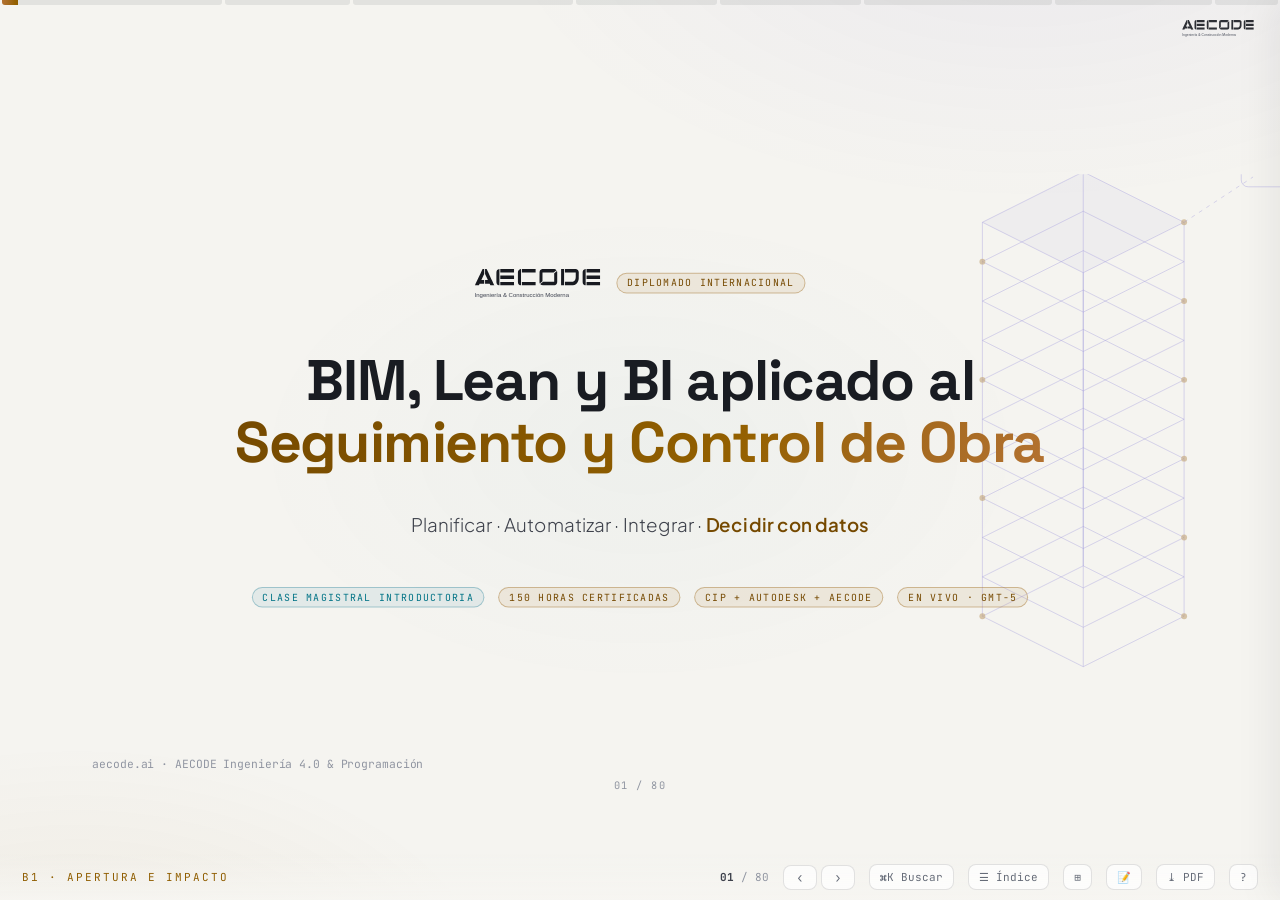
<file: masterclass-bim-lean-bi/index.html>
<!DOCTYPE html>
<html lang="es">
<head>
  <meta charset="UTF-8">
  <meta name="viewport" content="width=device-width, initial-scale=1.0">
  <title>BIM, Lean y BI aplicado al Seguimiento y Control de Obra — Clase magistral · AECODE</title>
  <meta name="description" content="Presentación interactiva de la clase magistral introductoria del Diplomado Internacional BIM, Lean y BI aplicado al Seguimiento y Control de Obra — AECODE.">
  <meta name="theme-color" content="#F6F5F1">

  <!-- Tipografías AECODE -->
  <link rel="preconnect" href="https://fonts.googleapis.com">
  <link rel="preconnect" href="https://fonts.gstatic.com" crossorigin>
  <link href="https://fonts.googleapis.com/css2?family=Plus+Jakarta+Sans:wght@300;400;500;600;700&family=Space+Grotesk:wght@500;600;700&family=JetBrains+Mono:wght@400;500&display=swap" rel="stylesheet">

  <link rel="stylesheet" href="styles/tokens.css">
  <link rel="stylesheet" href="styles/deck.css">
  <link rel="stylesheet" href="styles/components.css">
  <link rel="icon" type="image/png" href="assets/brand/aecode-isotipo.png">
</head>
<body>
  <!-- Chrome del deck -->
  <div id="progress" aria-label="Progreso por bloques"></div>
  <div id="brandmark"><img src="assets/brand/aecode-logo-ink.svg" alt="AECODE"></div>

  <div id="viewport"><div id="stage"></div></div>

  <div id="hud">
    <div class="hud-l">
      <span class="blockname"></span>
      <span id="timer" hidden>00:00</span>
    </div>
    <div class="hud-r">
      <span class="count"></span>
      <span class="nav-arrows">
        <button id="b-prev" title="Anterior (←)" aria-label="Slide anterior">‹</button>
        <button id="b-next" title="Siguiente (→)" aria-label="Slide siguiente">›</button>
      </span>
      <button id="b-palette" title="Buscar slide o acción (Ctrl+K)">⌘K Buscar</button>
      <button id="b-menu" title="Índice (M)">☰ Índice</button>
      <button id="b-grid" title="Vista general (O)" aria-label="Vista general">⊞</button>
      <button id="b-notes" title="Notas del expositor (N)" aria-label="Notas del expositor">📝</button>
      <button id="b-pdf" title="Exportar PDF (E)">⤓ PDF</button>
      <button id="b-help" title="Ayuda (?)" aria-label="Ayuda">?</button>
    </div>
  </div>

  <aside id="menu">
    <header>
      <h3>Índice de la sesión</h3>
      <p>80 slides · 8 bloques · 12 checkpoints · 90-120 min</p>
    </header>
    <div class="mlist"></div>
    <footer>
      <button onclick="window.print()">Exportar PDF</button>
      <button onclick="document.getElementById('menu').classList.remove('open')">Cerrar</button>
    </footer>
  </aside>

  <div id="notes"><h4></h4><div class="ntext"></div></div>
  <div id="grid"></div>

  <!-- Paleta de comandos -->
  <div id="palette" role="dialog" aria-label="Paleta de comandos">
    <div class="pal-card">
      <input type="text" placeholder="Buscar slide, bloque o acción… (p. ej. «iceberg», «PPC», «pdf»)"
        aria-label="Buscar slide o acción" autocomplete="off" spellcheck="false">
      <div class="pal-list"></div>
      <footer><span><kbd>↑↓</kbd> navegar</span><span><kbd>Enter</kbd> ir</span><span><kbd>Esc</kbd> cerrar</span></footer>
    </div>
  </div>

  <div id="help">
    <div class="card">
      <h3>Atajos de teclado</h3>
      <table>
        <tr><td><kbd>→</kbd> <kbd>Espacio</kbd></td><td>Siguiente slide</td></tr>
        <tr><td><kbd>←</kbd></td><td>Slide anterior</td></tr>
        <tr><td><kbd>Ctrl</kbd>+<kbd>K</kbd></td><td>Paleta: buscar slide o acción</td></tr>
        <tr><td><kbd>1</kbd>…<kbd>8</kbd></td><td>Saltar al inicio del bloque N</td></tr>
        <tr><td><kbd>O</kbd> / <kbd>Esc</kbd></td><td>Vista general (overview)</td></tr>
        <tr><td><kbd>M</kbd></td><td>Índice de secciones</td></tr>
        <tr><td><kbd>N</kbd> / <kbd>S</kbd></td><td>Notas del expositor</td></tr>
        <tr><td><kbd>T</kbd></td><td>Cronómetro de sesión (clic = reiniciar)</td></tr>
        <tr><td><kbd>F</kbd></td><td>Pantalla completa</td></tr>
        <tr><td><kbd>E</kbd> / <kbd>P</kbd></td><td>Exportar a PDF (imprimir)</td></tr>
        <tr><td><kbd>Inicio</kbd> / <kbd>Fin</kbd></td><td>Primera / última slide</td></tr>
        <tr><td><kbd>?</kbd></td><td>Esta ayuda</td></tr>
      </table>
      <p>En tablet: desliza horizontalmente o usa las flechas ‹ › del borde inferior. La barra superior muestra los 8 bloques: haz clic en uno para saltar. La URL guarda la slide actual (#/n) — puedes compartir el enlace a una slide específica.</p>
    </div>
  </div>

  <!-- Núcleo -->
  <script src="src/core/components.js"></script>
  <script src="src/core/charts.js"></script>
  <script src="src/data/program.js"></script>
  <script src="src/core/engine.js"></script>

  <!-- Slides (el orden define la numeración) -->
  <script src="src/slides/block1.js"></script>
  <script src="src/slides/block2.js"></script>
  <script src="src/slides/block3.js"></script>
  <script src="src/slides/block4.js"></script>
  <script src="src/slides/block5.js"></script>
  <script src="src/slides/block6.js"></script>
  <script src="src/slides/block7.js"></script>
  <script src="src/slides/block8.js"></script>
</body>
</html>
</file>
<file: masterclass-bim-lean-bi/styles/tokens.css>
/* ============================================================
   AECODE · Masterclass BIM + Lean + BI — Design tokens v2
   "Edición clara": papel cálido + tinta grafito + bronce AECODE.
   Un solo acento (bronce); apoyos de datos en tonos profundos
   con contraste AA sobre fondo claro. OKLCH con fallback hex.
   ============================================================ */
:root{
  color-scheme: light;

  /* Lienzo */
  --bg:        #F6F5F1;
  --bg-2:      #EFEDE6;
  --panel:     #FFFFFF;
  --panel-2:   #FAF9F5;
  --panel-3:   #F0EEE7;
  --line:      rgba(24,26,32,.12);
  --line-soft: rgba(24,26,32,.055);
  --track:     rgba(24,26,32,.08);

  /* Tinta */
  --ink:       #181A20;
  --ink-2:     #3B404E;
  --mut:       #636A7D;
  --faint:     #8E95A6;

  /* Marca: bronce / cobre AECODE */
  --gold:      #9A6312;   /* acento base — texto pequeño y kickers */
  --gold-2:    #7C4F0E;   /* acento de alto contraste — énfasis en titulares */
  --copper:    #B8763A;   /* tono cálido medio — gradientes */
  --gold-soft: rgba(154,99,18,.09);
  --gold-line: rgba(154,99,18,.38);

  /* Acentos de datos (oscurecidos para fondo claro, AA) */
  --indigo:    #4639C8;
  --violet:    #6053C9;
  --cyan:      #0E7490;
  --green:     #177A45;
  --amber:     #A85B0B;
  --risk:      #C0285A;
  --indigo-soft: rgba(70,57,200,.10);
  --violet-soft: rgba(96,83,201,.12);
  --risk-soft:   rgba(192,40,90,.08);
  --green-soft:  rgba(23,122,69,.08);
  --cyan-soft:   rgba(14,116,144,.08);

  /* Tipografía */
  --f-sans: "Plus Jakarta Sans", system-ui, -apple-system, "Segoe UI", sans-serif;
  --f-disp: "Space Grotesk", var(--f-sans);
  --f-mono: "JetBrains Mono", ui-monospace, "SF Mono", monospace;

  /* Geometría */
  --r-s: 10px;
  --r-m: 14px;
  --r-l: 20px;
  --shadow:   0 1px 2px rgba(24,26,32,.04), 0 16px 40px rgba(24,26,32,.10);
  --shadow-s: 0 1px 2px rgba(24,26,32,.05), 0 6px 18px rgba(24,26,32,.07);

  /* Superficies suaves */
  --glass: linear-gradient(165deg, #FFFFFF, #FBFAF6);
}

/* Refinamiento perceptual cuando el navegador soporta OKLCH:
   misma identidad, ramps más uniformes (hue bronce ≈ 75). */
@supports (color: oklch(0% 0 0)){
  :root{
    --bg:     oklch(0.967 0.005 95);
    --bg-2:   oklch(0.943 0.007 95);
    --panel-2:oklch(0.985 0.003 95);
    --panel-3:oklch(0.951 0.006 95);
    --ink:    oklch(0.225 0.012 270);
    --ink-2:  oklch(0.38 0.018 270);
    --mut:    oklch(0.53 0.02 265);
    --faint:  oklch(0.67 0.018 265);
    --gold:   oklch(0.52 0.115 75);
    --gold-2: oklch(0.445 0.105 75);
    --copper: oklch(0.61 0.115 62);
    --indigo: oklch(0.46 0.19 282);
    --violet: oklch(0.51 0.15 286);
    --cyan:   oklch(0.51 0.09 215);
    --green:  oklch(0.50 0.13 155);
    --amber:  oklch(0.53 0.13 65);
    --risk:   oklch(0.52 0.18 360);
  }
}
</file>
<file: masterclass-bim-lean-bi/styles/deck.css>
/* ============================================================
   Motor del deck v2 (edición clara): stage 1280×720 escalado,
   chrome, progreso segmentado por bloques, paleta de comandos,
   navegación, overview, notas, menú, cronómetro e impresión.
   ============================================================ */
*{box-sizing:border-box;margin:0;padding:0}
html,body{height:100%}
body{
  background:var(--bg);
  color:var(--ink);
  font-family:var(--f-sans);
  overflow:hidden;
  -webkit-font-smoothing:antialiased;
  text-rendering:optimizeLegibility;
}
body::before{ /* halo de fondo global — tintes suaves sobre papel */
  content:"";position:fixed;inset:0;pointer-events:none;z-index:0;
  background:
    radial-gradient(900px 520px at 80% -12%, rgba(70,57,200,.06), transparent 60%),
    radial-gradient(720px 440px at 6% 112%, rgba(154,99,18,.07), transparent 60%),
    radial-gradient(560px 340px at 50% 50%, rgba(14,116,144,.03), transparent 70%);
}

/* Anillos de foco visibles (teclado) */
:focus{outline:none}
:focus-visible{box-shadow:0 0 0 2px var(--bg), 0 0 0 4px var(--gold);border-radius:8px}

/* ---------- Stage ---------- */
#viewport{position:fixed;inset:0;display:flex;align-items:center;justify-content:center;z-index:1}
#stage{
  width:1280px;height:720px;position:relative;
  transform-origin:center center;
}

/* ---------- Slides ---------- */
.slide{
  position:absolute;inset:0;padding:64px 84px 88px;
  display:none;flex-direction:column;
  visibility:hidden;
}
.slide.on{display:flex;visibility:visible;animation:slideIn .5s cubic-bezier(.22,.9,.3,1) both}
@keyframes slideIn{from{opacity:0;transform:translateX(var(--dirx,14px)) scale(.994)}to{opacity:1;transform:none}}

/* Aparición progresiva: elementos .fr entran escalonados al mostrar el slide */
.slide .fr{opacity:0;transform:translateY(12px)}
.slide.anim .fr{animation:frIn .55s cubic-bezier(.2,.85,.3,1) both;animation-delay:var(--d,0ms)}
@keyframes frIn{from{opacity:0;transform:translateY(12px)}to{opacity:1;transform:none}}

/* Cabecera de slide */
.s-head{margin-bottom:26px;flex:none}
.kicker{
  font-family:var(--f-mono);font-size:11.5px;letter-spacing:.22em;text-transform:uppercase;
  color:var(--gold);display:flex;align-items:center;gap:10px;margin-bottom:12px;
}
.kicker::before{content:"";width:26px;height:1px;background:var(--gold);opacity:.7}
.s-title{font-family:var(--f-disp);font-size:38px;line-height:1.12;font-weight:700;letter-spacing:-.01em;max-width:1020px;text-wrap:balance}
.s-title em{font-style:normal;color:var(--gold-2)}
.s-sub{margin-top:10px;font-size:16.5px;color:var(--mut);max-width:900px;line-height:1.5;text-wrap:pretty}
.s-body{flex:1;min-height:0;display:flex;flex-direction:column;justify-content:center;gap:18px}
.s-foot{position:absolute;left:84px;right:84px;bottom:34px;display:flex;justify-content:space-between;align-items:center;
  font-size:11.5px;color:var(--faint);font-family:var(--f-mono)}
.snum{position:absolute;left:0;right:0;bottom:13px;text-align:center;font-family:var(--f-mono);
  font-size:10.5px;color:var(--faint);letter-spacing:.16em;pointer-events:none;font-variant-numeric:tabular-nums}
.src{font-size:11px;color:var(--faint);font-family:var(--f-mono);letter-spacing:.02em}
.src b{color:var(--mut);font-weight:500}

/* ---------- Progreso segmentado por bloques ---------- */
#progress{position:fixed;top:0;left:0;right:0;height:5px;z-index:60;display:flex;gap:3px;padding:0 2px}
#progress .seg{position:relative;height:100%;background:var(--track);border-radius:0 0 3px 3px;cursor:pointer;overflow:hidden;border:0;padding:0}
#progress .seg i{position:absolute;left:0;top:0;bottom:0;width:0;
  background:linear-gradient(90deg,var(--copper),var(--gold));transition:width .35s ease}
#progress .seg:hover{background:rgba(24,26,32,.14)}
#progress .seg::after{ /* zona táctil generosa sin engordar la barra */
  content:"";position:absolute;left:0;right:0;top:0;height:18px}

/* ---------- Chrome / HUD ---------- */
#hud{position:fixed;left:0;right:0;bottom:0;height:46px;z-index:55;display:flex;align-items:center;
  justify-content:space-between;padding:0 22px;font-family:var(--f-mono);font-size:11px;color:var(--faint);
  background:linear-gradient(to top, rgba(246,245,241,.92), transparent);pointer-events:none}
#hud .hud-l,#hud .hud-r{display:flex;gap:14px;align-items:center;pointer-events:auto}
#hud .blockname{color:var(--gold);letter-spacing:.18em;text-transform:uppercase}
#hud .count b{color:var(--ink-2)}
#hud button{background:rgba(255,255,255,.7);border:1px solid var(--line);color:var(--mut);font:inherit;border-radius:8px;
  padding:5px 10px;cursor:pointer;transition:color .2s,border-color .2s,background .2s}
#hud button:hover{color:var(--ink);border-color:var(--gold);background:#fff}
#hud button:active{transform:scale(.96)}
#hud .nav-arrows{display:flex;gap:4px}
#hud .nav-arrows button{min-width:34px;font-size:13px;line-height:1}
#timer{color:var(--mut);letter-spacing:.08em;cursor:pointer;border:1px solid transparent;border-radius:7px;padding:4px 8px}
#timer:hover{border-color:var(--line);color:var(--ink-2)}
#timer[hidden]{display:none}
#brandmark{position:fixed;top:20px;right:26px;z-index:55;opacity:.9;display:flex;align-items:center;gap:10px}
#brandmark img{height:17px;display:block}

/* ---------- Menú lateral ---------- */
#menu{position:fixed;top:0;right:0;bottom:0;width:380px;z-index:80;background:rgba(255,255,255,.93);
  border-left:1px solid var(--line);transform:translateX(102%);transition:transform .35s cubic-bezier(.22,.9,.3,1);
  display:flex;flex-direction:column;backdrop-filter:blur(16px) saturate(1.4);box-shadow:-12px 0 40px rgba(24,26,32,.08)}
#menu.open{transform:none}
#menu header{padding:22px 24px 14px;border-bottom:1px solid var(--line-soft)}
#menu header h3{font-family:var(--f-disp);font-size:16px}
#menu header p{font-size:11px;color:var(--faint);font-family:var(--f-mono);margin-top:4px}
#menu .mlist{flex:1;overflow-y:auto;padding:10px 0 20px}
#menu .mblock{padding:14px 24px 4px;font-family:var(--f-mono);font-size:10.5px;letter-spacing:.18em;
  text-transform:uppercase;color:var(--gold)}
#menu .mitem{display:flex;gap:12px;width:100%;text-align:left;background:none;border:0;color:var(--ink-2);
  padding:7px 24px;font-size:13px;cursor:pointer;font-family:var(--f-sans);align-items:baseline}
#menu .mitem:hover{background:var(--gold-soft);color:var(--ink)}
#menu .mitem.now{color:var(--gold-2);font-weight:600}
#menu .mitem .n{font-family:var(--f-mono);font-size:10.5px;color:var(--faint);min-width:22px}
#menu footer{padding:14px 24px;border-top:1px solid var(--line-soft);display:flex;gap:10px;flex-wrap:wrap}
#menu footer button{flex:1;background:var(--panel-2);border:1px solid var(--line);color:var(--ink-2);
  border-radius:8px;padding:9px 8px;font-size:12px;cursor:pointer;font-family:var(--f-sans)}
#menu footer button:hover{border-color:var(--gold);color:var(--ink)}

/* ---------- Notas del expositor ---------- */
#notes{position:fixed;left:24px;right:24px;bottom:58px;max-width:880px;margin:0 auto;z-index:75;
  background:rgba(255,255,255,.96);border:1px solid var(--line);border-radius:var(--r-m);box-shadow:var(--shadow);
  padding:18px 22px;display:none;backdrop-filter:blur(12px)}
#notes.open{display:block;animation:frIn .3s both}
#notes h4{font-family:var(--f-mono);font-size:10.5px;letter-spacing:.2em;text-transform:uppercase;color:var(--gold);margin-bottom:8px}
#notes .ntext{font-size:14px;line-height:1.65;color:var(--ink-2);max-height:200px;overflow-y:auto}
#notes .ntext b{color:var(--gold-2);font-weight:600}

/* ---------- Overview ---------- */
body.overview #viewport{display:none}
#grid{position:fixed;inset:0;z-index:70;overflow-y:auto;padding:48px;display:none;
  grid-template-columns:repeat(auto-fill,minmax(230px,1fr));gap:18px;align-content:start;background:var(--bg)}
body.overview #grid{display:grid}
#grid .thumb{position:relative;height:136px;border:1px solid var(--line);border-radius:10px;cursor:pointer;
  overflow:hidden;background:var(--panel);transition:border-color .2s,transform .2s,box-shadow .2s}
#grid .thumb:hover{border-color:var(--gold);transform:translateY(-2px);box-shadow:var(--shadow-s)}
#grid .thumb .tn{position:absolute;top:8px;left:10px;font-family:var(--f-mono);font-size:10px;color:var(--gold)}
#grid .thumb .tt{position:absolute;left:10px;right:10px;bottom:10px;font-size:12px;line-height:1.35;color:var(--ink-2);
  font-family:var(--f-disp)}
#grid .thumb .tb{position:absolute;top:8px;right:10px;font-size:9px;font-family:var(--f-mono);color:var(--faint);
  letter-spacing:.08em;text-transform:uppercase}
#grid .thumb.now{border-color:var(--gold);box-shadow:0 0 0 1px var(--gold)}

/* ---------- Paleta de comandos (Ctrl+K) ---------- */
#palette{position:fixed;inset:0;z-index:95;display:none;align-items:flex-start;justify-content:center;
  padding-top:14vh;background:rgba(24,26,32,.28);backdrop-filter:blur(5px)}
#palette.open{display:flex}
#palette .pal-card{width:min(620px,92vw);background:rgba(255,255,255,.97);border:1px solid var(--line);
  border-radius:var(--r-m);box-shadow:var(--shadow);overflow:hidden;animation:palIn .22s cubic-bezier(.2,.85,.3,1) both}
@keyframes palIn{from{opacity:0;transform:translateY(-8px) scale(.985)}to{opacity:1;transform:none}}
#palette input{width:100%;border:0;border-bottom:1px solid var(--line-soft);background:none;color:var(--ink);
  font:16px/1.4 var(--f-sans);padding:15px 18px}
#palette input::placeholder{color:var(--faint)}
#palette .pal-list{max-height:46vh;overflow-y:auto;padding:6px}
#palette .pal-item{display:flex;align-items:center;gap:12px;width:100%;text-align:left;background:none;border:0;
  border-radius:9px;padding:9px 12px;cursor:pointer;color:var(--ink-2);font-family:var(--f-sans);font-size:13.5px}
#palette .pal-item .pn{font-family:var(--f-mono);font-size:10.5px;color:var(--faint);min-width:26px}
#palette .pal-item .pb{margin-left:auto;font-family:var(--f-mono);font-size:9.5px;color:var(--faint);
  letter-spacing:.1em;text-transform:uppercase;white-space:nowrap}
#palette .pal-item.sel{background:var(--gold-soft);color:var(--ink)}
#palette .pal-item.sel .pn{color:var(--gold)}
#palette .pal-empty{padding:18px;text-align:center;color:var(--faint);font-size:13px}
#palette footer{display:flex;gap:16px;padding:9px 18px;border-top:1px solid var(--line-soft);
  font-family:var(--f-mono);font-size:10px;color:var(--faint)}
#palette kbd{background:var(--panel-3);border:1px solid var(--line);border-radius:5px;padding:1px 6px;font-size:9.5px}

/* ---------- Ayuda ---------- */
#help{position:fixed;inset:0;z-index:90;background:rgba(24,26,32,.32);display:none;align-items:center;justify-content:center;backdrop-filter:blur(6px)}
#help.open{display:flex}
#help .card{background:var(--panel);border:1px solid var(--line);border-radius:var(--r-l);padding:34px 40px;max-width:580px;box-shadow:var(--shadow)}
#help h3{font-family:var(--f-disp);margin-bottom:18px;font-size:20px}
#help table{width:100%;border-collapse:collapse;font-size:13.5px}
#help td{padding:7px 4px;border-bottom:1px solid var(--line-soft);color:var(--ink-2)}
#help td:first-child{width:150px}
#help kbd{font-family:var(--f-mono);font-size:11px;background:var(--panel-3);border:1px solid var(--line);
  border-radius:6px;padding:2px 8px;color:var(--gold-2);margin-right:4px}
#help p{margin-top:16px;font-size:12px;color:var(--faint)}

/* ---------- Tooltips (data-tip) ---------- */
[data-tip]{position:relative;cursor:help}
[data-tip]::after{
  content:attr(data-tip);position:absolute;left:50%;bottom:calc(100% + 10px);transform:translateX(-50%) translateY(4px);
  background:#FFFFFF;border:1px solid var(--line);color:var(--ink-2);font-size:12px;line-height:1.45;font-family:var(--f-sans);
  font-weight:400;letter-spacing:0;text-transform:none;
  padding:9px 13px;border-radius:9px;width:max-content;max-width:280px;opacity:0;pointer-events:none;
  transition:opacity .18s ease,transform .18s ease;z-index:40;box-shadow:var(--shadow-s);white-space:normal;text-align:left}
[data-tip]:hover::after,[data-tip]:focus-visible::after{opacity:1;transform:translateX(-50%) translateY(0)}

/* ---------- Punteros gruesos (tablet): objetivos táctiles ≥44px ---------- */
@media (pointer:coarse){
  #hud{height:54px}
  #hud button{padding:10px 14px;min-height:44px}
  #progress{height:7px}
}

/* ---------- Movimiento reducido ---------- */
@media (prefers-reduced-motion: reduce){
  *,*::before,*::after{animation-duration:.01ms !important;animation-delay:0ms !important;transition-duration:.01ms !important}
  .slide .fr{opacity:1;transform:none}
}

/* ---------- Impresión / Export PDF ---------- */
@media print{
  body{overflow:visible;background:#FFFFFF !important;-webkit-print-color-adjust:exact;print-color-adjust:exact}
  body::before,#progress,#hud,#brandmark,#menu,#notes,#grid,#help,#palette{display:none !important}
  #viewport{position:static;display:block}
  #stage{width:1280px;height:auto;transform:none !important}
  .slide{position:relative;display:flex !important;visibility:visible !important;width:1280px;height:720px;
    page-break-after:always;break-inside:avoid;animation:none;background:var(--bg)}
  .slide .fr{opacity:1 !important;transform:none !important;animation:none !important}
  .line-draw{stroke-dashoffset:0 !important;animation:none !important}
  /* En PDF cada tarjeta-pregunta muestra su reverso (pregunta + respuesta correcta) */
  .qcard .qface.front{display:none}
  .qcard .qface.back{position:relative;transform:none}
  .qcard .qinner{transform:none !important}
  @page{size:1300px 740px;margin:0}
}
</file>
<file: masterclass-bim-lean-bi/styles/components.css>
/* ============================================================
   Componentes visuales reutilizables del deck — edición clara
   ============================================================ */

/* ---------- Grids genéricos ---------- */
.grid{display:grid;gap:16px}
.g2{grid-template-columns:1fr 1fr}
.g3{grid-template-columns:repeat(3,1fr)}
.g4{grid-template-columns:repeat(4,1fr)}
.g5{grid-template-columns:repeat(5,1fr)}
.cols{display:grid;gap:30px;align-items:center}
.c-55{grid-template-columns:1.15fr 1fr}
.c-46{grid-template-columns:.9fr 1.25fr}
.c-37{grid-template-columns:.72fr 1.5fr}

/* ---------- Tarjetas ---------- */
.card{
  background:var(--glass);border:1px solid var(--line);border-radius:var(--r-m);
  padding:18px 20px;position:relative;overflow:hidden;box-shadow:var(--shadow-s);
}
.card.soft{background:var(--panel-2)}
.card .ic{width:34px;height:34px;border-radius:9px;display:flex;align-items:center;justify-content:center;
  background:var(--gold-soft);margin-bottom:12px;color:var(--gold)}
.card .ic svg{width:19px;height:19px}
.card h4{font-family:var(--f-disp);font-size:15.5px;font-weight:600;margin-bottom:6px;line-height:1.3}
.card p{font-size:13px;line-height:1.55;color:var(--mut)}
.card .tag{position:absolute;top:14px;right:14px}
.card.accent{border-color:var(--gold-line)}
.card.accent::before{content:"";position:absolute;left:0;top:0;bottom:0;width:3px;
  background:linear-gradient(var(--gold),var(--copper))}

/* tarjeta expandible */
.card.xp{cursor:pointer;transition:border-color .2s,box-shadow .2s}
.card.xp:hover{border-color:var(--gold-line);box-shadow:var(--shadow)}
.card.xp .more{display:none;margin-top:10px;padding-top:10px;border-top:1px dashed var(--line);
  font-size:12.5px;color:var(--ink-2);line-height:1.55}
.card.xp.openx .more{display:block;animation:frIn .25s both}
.card.xp .hint{position:absolute;bottom:12px;right:14px;font-family:var(--f-mono);font-size:13px;color:var(--gold);
  width:20px;height:20px;border:1px solid var(--line);border-radius:50%;display:flex;align-items:center;justify-content:center;
  transition:transform .2s}
.card.xp.openx .hint{transform:rotate(45deg)}

/* ---------- Stat cards (cifras grandes) ---------- */
.stat{
  background:var(--glass);border:1px solid var(--line);border-radius:var(--r-m);padding:20px 22px;
  box-shadow:var(--shadow-s);
}
.stat .v{font-family:var(--f-disp);font-size:46px;font-weight:700;letter-spacing:-.02em;line-height:1;
  font-variant-numeric:tabular-nums;
  background:linear-gradient(120deg,var(--gold-2),var(--copper));-webkit-background-clip:text;background-clip:text;color:transparent}
.stat.c-risk .v{background:linear-gradient(120deg,#9E1C46,var(--risk));-webkit-background-clip:text;background-clip:text}
.stat.c-cyan .v{background:linear-gradient(120deg,#0A5B72,var(--cyan));-webkit-background-clip:text;background-clip:text}
.stat.c-green .v{background:linear-gradient(120deg,#115F36,var(--green));-webkit-background-clip:text;background-clip:text}
.stat.c-violet .v{background:linear-gradient(120deg,#4A3DAB,var(--violet));-webkit-background-clip:text;background-clip:text}
.stat .l{font-size:13px;color:var(--ink-2);margin-top:10px;line-height:1.45}
.stat .s{font-size:10.5px;color:var(--faint);margin-top:8px;font-family:var(--f-mono)}

/* ---------- Pills / tags ---------- */
.tag{display:inline-flex;align-items:center;gap:6px;font-family:var(--f-mono);font-size:10px;
  letter-spacing:.14em;text-transform:uppercase;color:var(--gold-2);background:var(--gold-soft);
  border:1px solid var(--gold-line);border-radius:99px;padding:3px 10px}
.tag.t-cyan{color:var(--cyan);background:var(--cyan-soft);border-color:rgba(14,116,144,.32)}
.tag.t-green{color:var(--green);background:var(--green-soft);border-color:rgba(23,122,69,.32)}
.tag.t-violet{color:var(--violet);background:var(--violet-soft);border-color:rgba(96,83,201,.35)}
.tag.t-risk{color:var(--risk);background:var(--risk-soft);border-color:rgba(192,40,90,.32)}
.pillrow{display:flex;gap:10px;flex-wrap:wrap}

/* ---------- Listas con check/markers ---------- */
.klist{list-style:none;display:flex;flex-direction:column;gap:12px}
.klist li{display:flex;gap:12px;font-size:14.5px;line-height:1.5;color:var(--ink-2);align-items:flex-start}
.klist li::before{content:"";flex:none;width:7px;height:7px;border-radius:2px;background:var(--gold);
  transform:rotate(45deg);margin-top:8px}
.klist.check li::before{content:"✓";width:auto;height:auto;background:none;transform:none;color:var(--green);
  font-weight:700;margin-top:0}
.klist li b{color:var(--ink);font-weight:600}

/* ---------- Quote ---------- */
.quote{max-width:980px;margin:0 auto;text-align:center}
.quote .qmark{font-family:var(--f-disp);font-size:90px;line-height:.4;color:var(--gold);opacity:.45;display:block;margin-bottom:26px}
.quote blockquote{font-family:var(--f-disp);font-size:33px;line-height:1.35;font-weight:500;letter-spacing:-.01em;text-wrap:balance}
.quote blockquote em{font-style:normal;color:var(--gold-2)}
.quote cite{display:block;margin-top:26px;font-style:normal;font-family:var(--f-mono);font-size:12px;color:var(--mut);letter-spacing:.1em}

/* ---------- Flujo horizontal (workflow) ---------- */
.flow{display:flex;align-items:stretch;gap:0;width:100%}
.flow .fstep{flex:1;background:var(--glass);border:1px solid var(--line);border-radius:var(--r-m);
  padding:16px 14px;text-align:center;position:relative;min-width:0;box-shadow:var(--shadow-s)}
.flow .fstep .fi{width:38px;height:38px;margin:0 auto 10px;border-radius:10px;display:flex;align-items:center;
  justify-content:center;background:var(--indigo-soft);color:var(--indigo)}
.flow .fstep .fi svg{width:20px;height:20px}
.flow .fstep h5{font-family:var(--f-disp);font-size:13.5px;font-weight:600;margin-bottom:5px}
.flow .fstep p{font-size:11.5px;color:var(--mut);line-height:1.45}
.flow .farr{flex:none;width:34px;display:flex;align-items:center;justify-content:center;color:var(--gold);font-size:18px}

/* ---------- Timeline horizontal ---------- */
.tline{position:relative;padding:30px 10px 0}
.tline::before{content:"";position:absolute;left:2%;right:2%;top:64px;height:2px;
  background:linear-gradient(90deg,var(--indigo),var(--gold));opacity:.45;border-radius:2px}
.tline .titems{display:flex;justify-content:space-between;gap:14px}
.tline .ti{flex:1;text-align:center;position:relative;padding-top:52px}
.tline .ti .dot{position:absolute;top:27px;left:50%;transform:translateX(-50%);width:15px;height:15px;border-radius:50%;
  background:var(--bg);border:3px solid var(--gold);box-shadow:0 0 0 4px var(--gold-soft)}
.tline .ti .ty{font-family:var(--f-mono);font-size:11px;color:var(--gold);position:absolute;top:0;left:0;right:0;letter-spacing:.08em}
.tline .ti h5{font-family:var(--f-disp);font-size:14px;margin-bottom:5px}
.tline .ti p{font-size:11.5px;color:var(--mut);line-height:1.45}

/* ---------- Escalera de madurez (clic = autoevaluación) ---------- */
.ladder{display:flex;align-items:flex-end;gap:10px;height:300px}
.ladder .rung{flex:1;display:flex;flex-direction:column;justify-content:flex-end;border-radius:12px 12px 0 0;
  border:1px solid var(--line);border-bottom:2px solid var(--gold);background:var(--glass);
  padding:14px 13px;position:relative;transition:transform .25s,background .25s,border-color .25s;box-shadow:var(--shadow-s)}
.ladder .rung:hover{background:var(--gold-soft);transform:translateY(-4px)}
.ladder .rung .lv{font-family:var(--f-mono);font-size:10px;color:var(--gold);letter-spacing:.14em;margin-bottom:7px}
.ladder .rung h5{font-family:var(--f-disp);font-size:13.5px;line-height:1.25;margin-bottom:6px}
.ladder .rung p{font-size:11px;color:var(--mut);line-height:1.4}
.ladder.pick .rung{cursor:pointer}
.ladder.pick .rung.sel{background:var(--gold-soft);border-color:var(--gold-line);transform:translateY(-6px);
  box-shadow:var(--shadow)}
.ladder.pick .rung.sel::after{content:"ESTÁS AQUÍ";position:absolute;top:-26px;left:50%;transform:translateX(-50%);
  font-family:var(--f-mono);font-size:9px;letter-spacing:.18em;color:var(--gold-2);background:var(--panel);
  border:1px solid var(--gold-line);border-radius:99px;padding:3px 9px;white-space:nowrap;animation:frIn .25s both}

/* ---------- Tablas ---------- */
.dtable{width:100%;border-collapse:separate;border-spacing:0;font-size:13px;border:1px solid var(--line);
  border-radius:var(--r-m);overflow:hidden;background:var(--panel)}
.dtable th{background:var(--panel-3);font-family:var(--f-disp);font-weight:600;text-align:left;
  padding:11px 16px;font-size:12.5px;color:var(--gold-2);border-bottom:1px solid var(--line)}
.dtable td{padding:10px 16px;border-bottom:1px solid var(--line-soft);color:var(--ink-2);line-height:1.45;vertical-align:top}
.dtable tr:last-child td{border-bottom:0}
.dtable td b{color:var(--ink);font-weight:600}
.dtable td:first-child{font-weight:600;color:var(--ink)}
.dtable .ok{color:var(--green);font-weight:700}
.dtable .no{color:var(--faint)}

/* ---------- Charts SVG ---------- */
.chart-wrap{background:var(--glass);border:1px solid var(--line);border-radius:var(--r-m);padding:18px 20px;box-shadow:var(--shadow-s)}
.chart-wrap h4{font-family:var(--f-disp);font-size:14px;margin-bottom:14px;color:var(--ink-2)}
.hbars{display:flex;flex-direction:column;gap:13px}
.hbars .hb{display:grid;grid-template-columns:210px 1fr 64px;gap:12px;align-items:center}
.hbars .hb .hl{font-size:12.5px;color:var(--ink-2);line-height:1.3;text-align:right}
.hbars .hb .ht{height:13px;background:var(--track);border-radius:99px;overflow:hidden}
.hbars .hb .ht i{display:block;height:100%;border-radius:99px;width:var(--w);transform:scaleX(0);transform-origin:left}
.slide.anim .hbars .hb .ht i{animation:growX 1s cubic-bezier(.2,.8,.25,1) forwards;animation-delay:var(--d,.2s)}
@keyframes growX{to{transform:scaleX(1)}}
.hbars .hb .hv{font-family:var(--f-mono);font-size:12.5px;color:var(--gold-2);font-variant-numeric:tabular-nums}
.b-gold{background:linear-gradient(90deg,var(--copper),var(--gold))}
.b-indigo{background:linear-gradient(90deg,var(--indigo),var(--violet))}
.b-cyan{background:linear-gradient(90deg,#0A5B72,var(--cyan))}
.b-green{background:linear-gradient(90deg,#115F36,var(--green))}
.b-risk{background:linear-gradient(90deg,#9E1C46,var(--risk))}
.b-amber{background:linear-gradient(90deg,#8A4A09,var(--amber))}

/* ---------- Dashboard mockup ---------- */
.dash{background:var(--panel);border:1px solid var(--line);border-radius:var(--r-l);overflow:hidden;box-shadow:var(--shadow)}
.dash .dbar{display:flex;align-items:center;gap:8px;padding:10px 16px;border-bottom:1px solid var(--line);
  background:var(--panel-2)}
.dash .dbar .dots{display:flex;gap:5px}
.dash .dbar .dots i{width:9px;height:9px;border-radius:50%;background:var(--faint);opacity:.5}
.dash .dbar .dots i:first-child{background:var(--risk);opacity:.7}
.dash .dbar .dots i:nth-child(2){background:var(--amber);opacity:.7}
.dash .dbar .dots i:nth-child(3){background:var(--green);opacity:.7}
.dash .dbar h5{font-family:var(--f-mono);font-size:10.5px;color:var(--mut);letter-spacing:.1em;text-transform:uppercase}
.dash .dgrid{display:grid;gap:10px;padding:14px}
.dash .w{background:var(--panel-2);border:1px solid var(--line-soft);border-radius:10px;padding:11px 13px}
.dash .w .wt{font-family:var(--f-mono);font-size:9px;color:var(--faint);letter-spacing:.12em;text-transform:uppercase;margin-bottom:6px}
.dash .w .wv{font-family:var(--f-disp);font-size:21px;font-weight:700;font-variant-numeric:tabular-nums}
.dash .w .wv.up{color:var(--green)}.dash .w .wv.down{color:var(--risk)}.dash .w .wv.mid{color:var(--amber)}
.dash .w .wd{font-size:10px;color:var(--mut);margin-top:3px}
.dash .w.wide{grid-column:1/-1}

/* ---------- Diagrama de ecosistema (nodos interactivos) ---------- */
.eco{position:relative}
.eco svg{display:block;width:100%}
.eco .enode{cursor:pointer}
.eco .enode circle.bgc{fill:var(--panel);stroke:rgba(24,26,32,.22);stroke-width:1.2;transition:.2s}
.eco .enode:hover circle.bgc,.eco .enode.sel circle.bgc{stroke:var(--gold);fill:#FBF4E6}
.eco .enode text{fill:var(--ink-2);font-family:var(--f-disp);font-weight:600;text-anchor:middle;pointer-events:none}
.eco .enode.sel text{fill:var(--gold-2)}
.eco line.elink{stroke:rgba(24,26,32,.16);stroke-width:1.2;transition:.25s}
.eco line.elink.hot{stroke:var(--gold);stroke-width:2}
.eco .ecore circle{fill:url(#coreGrad)}
.eco .ecore text{fill:#fff;font-family:var(--f-disp);font-weight:700;text-anchor:middle}

/* ---------- Mapa de puntos ---------- */
.dotmap svg{width:100%;display:block}
.dotmap .land{fill:#DCD9CF}
.dotmap .pin{cursor:pointer}
.dotmap .pin circle.halo{fill:var(--gold);opacity:.22}
.slide.anim .dotmap .pin circle.halo{animation:pulse 2.2s ease-out infinite}
@keyframes pulse{0%{r:6;opacity:.35}70%{r:16;opacity:0}100%{r:16;opacity:0}}
.dotmap .pin circle.core{fill:var(--gold);stroke:#FFFFFF;stroke-width:1.5}
.dotmap .pin.sel circle.core{fill:var(--gold-2)}
.dotmap .pin text{fill:var(--ink-2);font-family:var(--f-mono);font-size:9.5px;text-anchor:middle;pointer-events:none}

/* ---------- Simulación de flujo (dots viajando) ---------- */
.simflow{position:relative}
.simflow .lane{position:absolute;border-radius:99px;background:var(--track);height:3px}
.simflow .mover{position:absolute;width:9px;height:9px;border-radius:50%;background:var(--gold);
  box-shadow:0 0 12px rgba(154,99,18,.6);opacity:0}
.playbtn{display:inline-flex;align-items:center;gap:8px;background:var(--gold-soft);color:var(--gold-2);
  border:1px solid var(--gold-line);border-radius:99px;padding:8px 18px;font-family:var(--f-mono);
  font-size:11.5px;letter-spacing:.1em;cursor:pointer;text-transform:uppercase;transition:background .2s,transform .15s}
.playbtn:hover{background:rgba(154,99,18,.16)}
.playbtn:active{transform:scale(.97)}

/* ---------- Comparador antes/después ---------- */
.ba{position:relative;border-radius:var(--r-l);overflow:hidden;border:1px solid var(--line);height:100%;box-shadow:var(--shadow-s)}
.ba .pane{position:absolute;inset:0;display:flex;flex-direction:column;gap:14px}
.ba .pane.before{background:linear-gradient(150deg,#FBEFF1,#F7E6E9);padding:30px 52% 30px 36px}
.ba .pane.after{background:linear-gradient(150deg,#EBF5EE,#E4F0E8);clip-path:inset(0 0 0 var(--cut,50%));padding:30px 36px 30px 52%}
.ba .handle{position:absolute;top:0;bottom:0;left:var(--cut,50%);width:2px;background:var(--gold);z-index:5;pointer-events:none}
.ba .handle::after{content:"⇆";position:absolute;top:50%;left:50%;transform:translate(-50%,-50%);
  width:36px;height:36px;background:var(--gold);color:#FFF8EC;border-radius:50%;display:flex;align-items:center;
  justify-content:center;font-size:15px;font-weight:700;box-shadow:0 4px 16px rgba(24,26,32,.25)}
.ba input[type=range]{position:absolute;inset:0;width:100%;height:100%;opacity:0;cursor:ew-resize;z-index:6;margin:0}
.ba h4{font-family:var(--f-disp);font-size:19px}
.ba .pane.before h4{color:var(--risk)}.ba .pane.after h4{color:var(--green)}
.ba ul{list-style:none;display:flex;flex-direction:column;gap:9px}
.ba li{font-size:13.5px;color:var(--ink-2);display:flex;gap:9px;line-height:1.4}
.ba .pane.before li::before{content:"✕";color:var(--risk);font-weight:700}
.ba .pane.after li::before{content:"✓";color:var(--green);font-weight:700}

/* ---------- Iceberg interactivo (costo invisible) ---------- */
.iceberg svg{width:100%;display:block}
.iceberg .ib-water{stroke:var(--cyan);stroke-width:1.4;stroke-dasharray:7 6;opacity:.65}
.iceberg .ib-wlabel{fill:var(--cyan);font-family:var(--f-mono);font-size:9px;letter-spacing:.16em}
.iceberg .ib-layer{cursor:pointer}
.iceberg .ib-layer polygon{fill:var(--panel);stroke:rgba(14,116,144,.35);stroke-width:1.2;transition:fill .2s,stroke .2s}
.iceberg .ib-layer:hover polygon{fill:#EFF7F9}
.iceberg .ib-layer.sel polygon{fill:#E3F1F5;stroke:var(--cyan);stroke-width:1.8}
.iceberg .ib-layer.tip polygon{fill:#FDF3E3;stroke:var(--gold-line)}
.iceberg .ib-layer.tip:hover polygon,.iceberg .ib-layer.tip.sel polygon{fill:#FAEACB;stroke:var(--gold)}
.iceberg .ib-layer text{fill:var(--ink-2);font-family:var(--f-disp);font-weight:600;font-size:12px;
  text-anchor:middle;pointer-events:none}
.iceberg .ib-layer .ib-v{fill:var(--cyan);font-family:var(--f-mono);font-weight:500;font-size:10px}
.iceberg .ib-layer.tip .ib-v{fill:var(--gold-2)}
.iceberg .ib-layer.sel text{fill:var(--ink)}

/* ---------- Calculadora interactiva (sliders) ---------- */
.calc{display:grid;grid-template-columns:1.1fr .9fr;gap:26px;align-items:center}
.calc .ctrls{display:flex;flex-direction:column;gap:14px}
.calc .ctl label{display:flex;justify-content:space-between;font-size:12.5px;color:var(--ink-2);margin-bottom:6px}
.calc .ctl label output{font-family:var(--f-mono);color:var(--gold-2);font-variant-numeric:tabular-nums;font-size:12.5px}
.calc input[type=range]{width:100%;accent-color:var(--gold);height:22px;cursor:pointer}
.calc .result{text-align:center;border-left:1px solid var(--line-soft);padding-left:26px}
.calc .result .rv{font-family:var(--f-disp);font-size:44px;font-weight:700;letter-spacing:-.02em;
  font-variant-numeric:tabular-nums;
  background:linear-gradient(120deg,#9E1C46,var(--risk));-webkit-background-clip:text;background-clip:text;color:transparent}
.calc .result .rl{font-size:12.5px;color:var(--ink-2);margin-top:8px;line-height:1.5}
.calc .result .rs{font-size:11px;color:var(--faint);margin-top:6px;font-family:var(--f-mono)}

/* ---------- Tarjetas-pregunta (checkpoint, flip 3D) ---------- */
.qgrid{align-items:stretch}
.qcard{perspective:1400px;height:368px;cursor:pointer;outline-offset:3px}
.qcard .qinner{position:relative;width:100%;height:100%;transform-style:preserve-3d;
  transition:transform .65s cubic-bezier(.2,.85,.3,1)}
.qcard.flip .qinner{transform:rotateY(180deg)}
.qcard .qface{position:absolute;inset:0;backface-visibility:hidden;-webkit-backface-visibility:hidden;
  border:1px solid var(--line);border-radius:var(--r-m);padding:18px 18px 16px;display:flex;
  flex-direction:column;gap:10px;background:var(--glass);box-shadow:var(--shadow-s);overflow:hidden}
.qcard .qface.back{transform:rotateY(180deg);background:var(--panel);border-color:rgba(23,122,69,.3)}
.qcard .qface .tag{align-self:flex-start;position:static}
.qcard .qq{font-family:var(--f-disp);font-size:15px;font-weight:600;line-height:1.35;text-wrap:pretty}
.qcard .qface.back .qq{font-size:12px;color:var(--mut);font-weight:500}
.qcard .qopts{display:flex;flex-direction:column;gap:7px;margin-top:auto}
.qcard .qopt{display:flex;gap:8px;align-items:baseline;font-size:12.5px;line-height:1.35;
  padding:7px 10px;border:1px solid var(--line-soft);border-radius:8px;color:var(--ink-2)}
.qcard .qopt b{font-family:var(--f-mono);font-size:10.5px;color:var(--gold);flex:none}
.qcard .qopt.ok{border-color:rgba(23,122,69,.45);background:var(--green-soft);color:var(--ink);font-weight:600}
.qcard .qopt.off{opacity:.55}
.qcard .qhint{margin-top:10px;font-family:var(--f-mono);font-size:10px;letter-spacing:.14em;
  text-transform:uppercase;color:var(--gold);text-align:right}
.qcard .qwhy{font-size:11.5px;line-height:1.45;color:var(--mut);border-top:1px dashed var(--line);padding-top:8px}

/* ---------- Dato activador ---------- */
.act{text-align:center;max-width:920px;margin:0 auto}
.act .act-k{font-family:var(--f-mono);font-size:12px;letter-spacing:.3em;text-transform:uppercase;
  color:var(--gold);margin-bottom:26px}
.act .act-v{font-family:var(--f-disp);font-size:118px;font-weight:700;letter-spacing:-.03em;line-height:1;
  font-variant-numeric:tabular-nums;
  background:linear-gradient(120deg,var(--gold-2),var(--copper));-webkit-background-clip:text;background-clip:text;color:transparent}
.act .act-l{font-size:19px;color:var(--ink-2);margin:22px auto 0;max-width:760px;line-height:1.55;text-wrap:pretty}
.act .act-l b{color:var(--ink)}
.act .act-q{margin-top:24px;font-family:var(--f-disp);font-size:23px;font-weight:600;color:var(--gold-2);text-wrap:balance}
.act .src{display:block;margin-top:28px}

/* ---------- Animación de trazado de gráficos (arcos y líneas) ---------- */
.slide.anim .arc-anim{animation:arcIn 1.1s cubic-bezier(.2,.8,.25,1) both;animation-delay:.3s}
@keyframes arcIn{from{stroke-dasharray:0 1}}
.line-draw{stroke-dasharray:1;stroke-dashoffset:1}
.slide.anim .line-draw{animation:lineIn 1.5s cubic-bezier(.3,.7,.3,1) both;animation-delay:.35s}
@keyframes lineIn{to{stroke-dashoffset:0}}

/* ---------- Hero / portada ---------- */
.hero{align-items:center;text-align:center;justify-content:center}
.hero .s-body{align-items:center;justify-content:center}
.hero .htitle{font-family:var(--f-disp);font-size:58px;line-height:1.08;font-weight:700;letter-spacing:-.02em;max-width:1060px;text-wrap:balance}
.hero .htitle em{font-style:normal;background:linear-gradient(115deg,var(--gold-2),var(--gold) 55%,var(--copper));
  -webkit-background-clip:text;background-clip:text;color:transparent}
.hero .hsub{font-size:19px;color:var(--ink-2);margin-top:22px;font-weight:300;letter-spacing:.01em}
.hero .hsub b{color:var(--gold-2);font-weight:600}
.hero .hbrand{display:flex;align-items:center;gap:16px;justify-content:center;margin-bottom:34px}
.hero .hbrand img{height:30px}
.hero .hmeta{display:flex;gap:14px;justify-content:center;margin-top:34px;flex-wrap:wrap}

/* ---------- Divider de sección ---------- */
.divider{justify-content:center}
.divider .dnum{font-family:var(--f-mono);font-size:13px;color:var(--gold);letter-spacing:.3em;margin-bottom:20px}
.divider .dtitle{font-family:var(--f-disp);font-size:50px;font-weight:700;line-height:1.1;letter-spacing:-.015em;max-width:980px}
.divider .dtitle em{font-style:normal;color:var(--gold-2)}
.divider .dsub{margin-top:20px;font-size:17px;color:var(--mut);max-width:780px;line-height:1.6}

/* ---------- Iso building (hero visual) ---------- */
.isoart{position:absolute;right:-40px;top:50%;transform:translateY(-50%);opacity:.55;pointer-events:none}
.isoart svg{display:block}
.isoart .iso-l{stroke:rgba(70,57,200,.34);stroke-width:1;fill:none}
.isoart .iso-f{fill:rgba(70,57,200,.07)}
.isoart .iso-g{fill:rgba(154,99,18,.6)}

/* ---------- Misc ---------- */
.center{text-align:center}
.mt-s{margin-top:10px}.mt-m{margin-top:20px}.mt-l{margin-top:32px}
.muted{color:var(--mut)}
.gold{color:var(--gold-2)}
.big-icon{width:54px;height:54px;border-radius:14px;background:var(--gold-soft);border:1px solid var(--gold-line);
  display:flex;align-items:center;justify-content:center;color:var(--gold)}
.big-icon svg{width:26px;height:26px}
.legend{display:flex;gap:18px;flex-wrap:wrap;font-size:11.5px;color:var(--mut);font-family:var(--f-mono)}
.legend i{display:inline-block;width:10px;height:10px;border-radius:3px;margin-right:6px;vertical-align:-1px}
</file>
